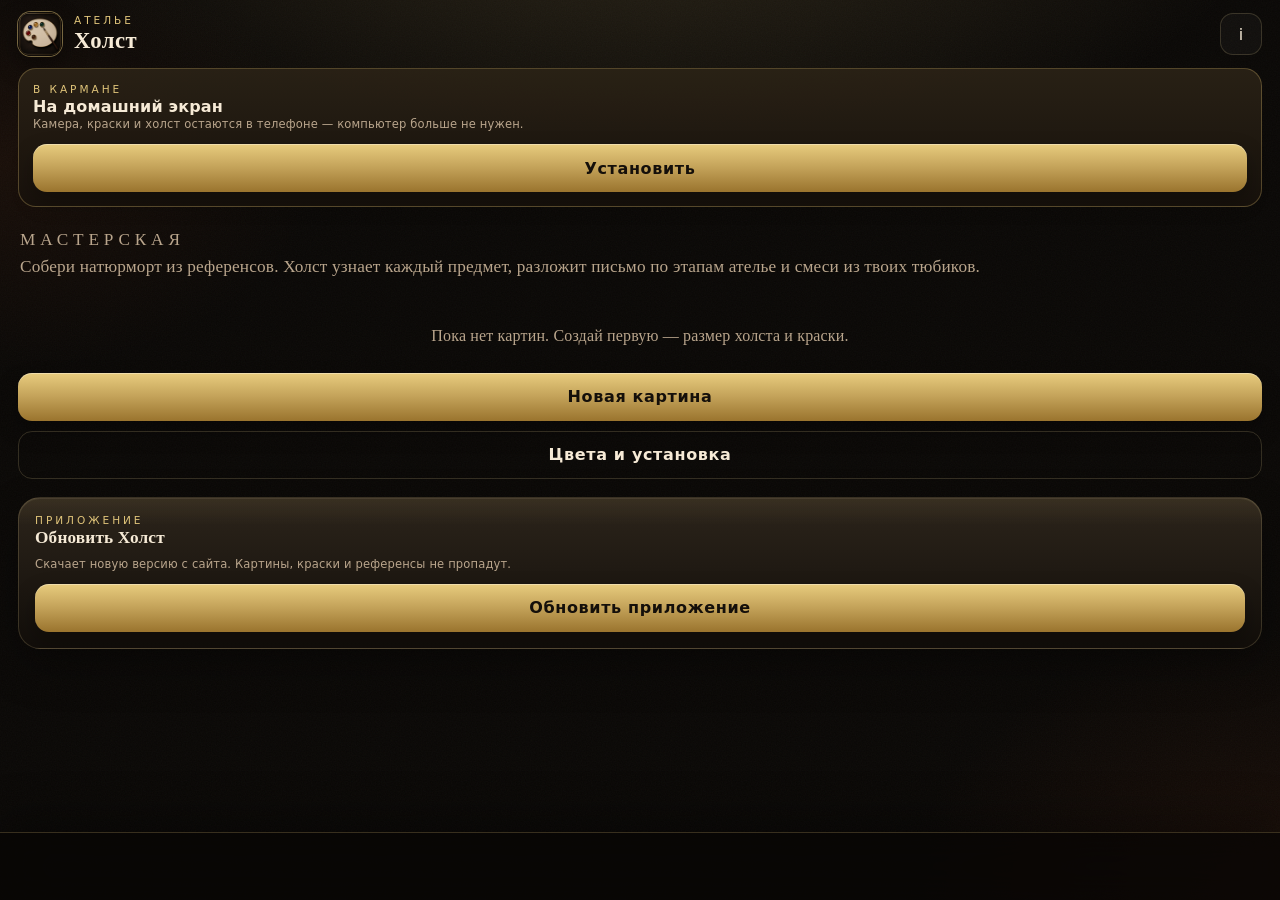
<file: index.html>
﻿<!doctype html>
<html lang="ru">
  <head>
    <meta charset="UTF-8" />
    <meta name="viewport" content="width=device-width, initial-scale=1, viewport-fit=cover, maximum-scale=1" />
    <meta name="theme-color" content="#0c0a08" />
    <meta name="apple-mobile-web-app-capable" content="yes" />
    <meta name="mobile-web-app-capable" content="yes" />
    <meta name="apple-mobile-web-app-status-bar-style" content="black-translucent" />
    <meta name="apple-mobile-web-app-title" content="РҐРѕР»СЃС‚" />
    <meta name="description" content="РџРѕРјРѕС‰РЅРёРє С…СѓРґРѕР¶РЅРёРєР°: РєСЂР°СЃРєРё, СЂРµС„РµСЂРµРЅСЃС‹, СЌС‚Р°РїС‹ Рё РєР°РјРµСЂР°-РїСЂРѕРµРєС†РёСЏ" />
    <title>РҐРѕР»СЃС‚</title>
    <link rel="manifest" href="manifest.json" />
    <link rel="icon" href="icon.svg" type="image/svg+xml" />
    <link rel="apple-touch-icon" href="icons/apple-touch.png" />
    <link rel="stylesheet" href="css/styles.css?v=21" />
  </head>
  <body>
    <div class="mm-probe" id="mm-probe" aria-hidden="true"></div>
    <div id="shell" class="shell">
      <header class="topbar" id="topbar"></header>
      <main id="app" class="content"></main>
      <nav id="nav" class="bottom-nav" hidden></nav>
    </div>
    <div id="modal" class="modal" hidden></div>
    <script src="js/db.js?v=21"></script>
    <script src="js/catalog.js?v=21"></script>
    <script src="js/color.js?v=21"></script>
    <script src="js/cutout.js?v=21"></script>
    <script src="js/compose.js?v=21"></script>
    <script src="js/analyze.js?v=21"></script>
    <script src="js/camera.js?v=21"></script>
    <script src="js/ar.js?v=21"></script>
    <script src="js/cast.js?v=21"></script>
    <script src="js/app.js?v=21"></script>
  </body>
</html>
</file>
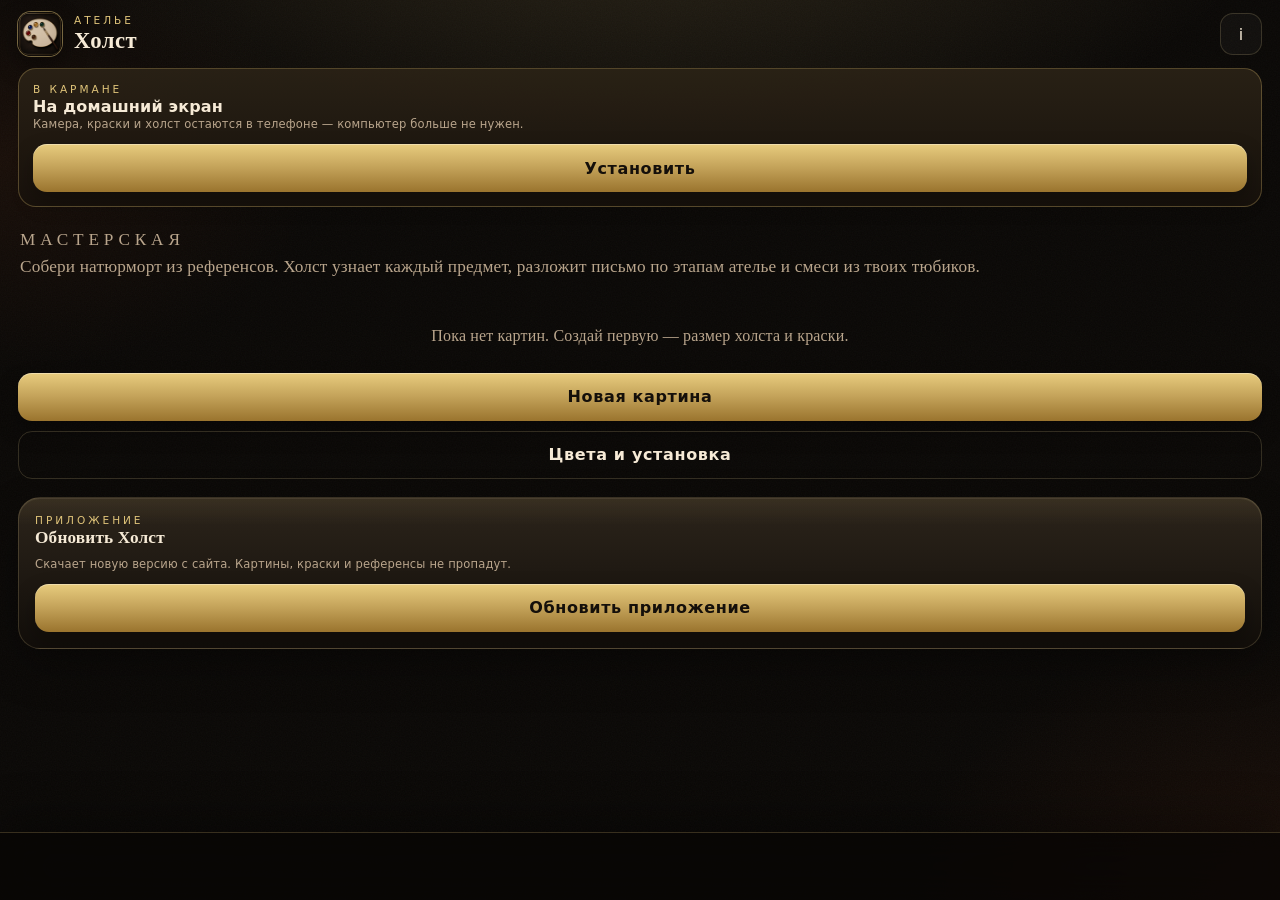
<file: reset.html>
<!doctype html>
<html lang="ru">
  <head>
    <meta charset="UTF-8" />
    <meta name="viewport" content="width=device-width, initial-scale=1, viewport-fit=cover" />
    <meta name="theme-color" content="#0c0a08" />
    <title>Холст — обновление</title>
    <style>
      body {
        margin: 0;
        min-height: 100dvh;
        display: grid;
        place-items: center;
        background: #0c0a08;
        color: #f2e6d2;
        font-family: Palatino, "Times New Roman", serif;
        text-align: center;
        padding: 32px 20px;
      }
      p { letter-spacing: 0.12em; text-transform: uppercase; font-size: 0.82rem; color: #d4b56a; }
    </style>
  </head>
  <body>
    <p>Обновляю ателье…</p>
    <script>
      (function () {
        var go = function () {
          location.replace("./index.html?v=" + Date.now());
        };
        var steps = [];
        if ("serviceWorker" in navigator) {
          steps.push(
            navigator.serviceWorker.getRegistrations().then(function (regs) {
              return Promise.all(regs.map(function (r) { return r.unregister(); }));
            })
          );
        }
        if (window.caches) {
          steps.push(
            caches.keys().then(function (keys) {
              return Promise.all(keys.map(function (k) { return caches.delete(k); }));
            })
          );
        }
        Promise.all(steps).then(go).catch(go);
      })();
    </script>
  </body>
</html>
</file>
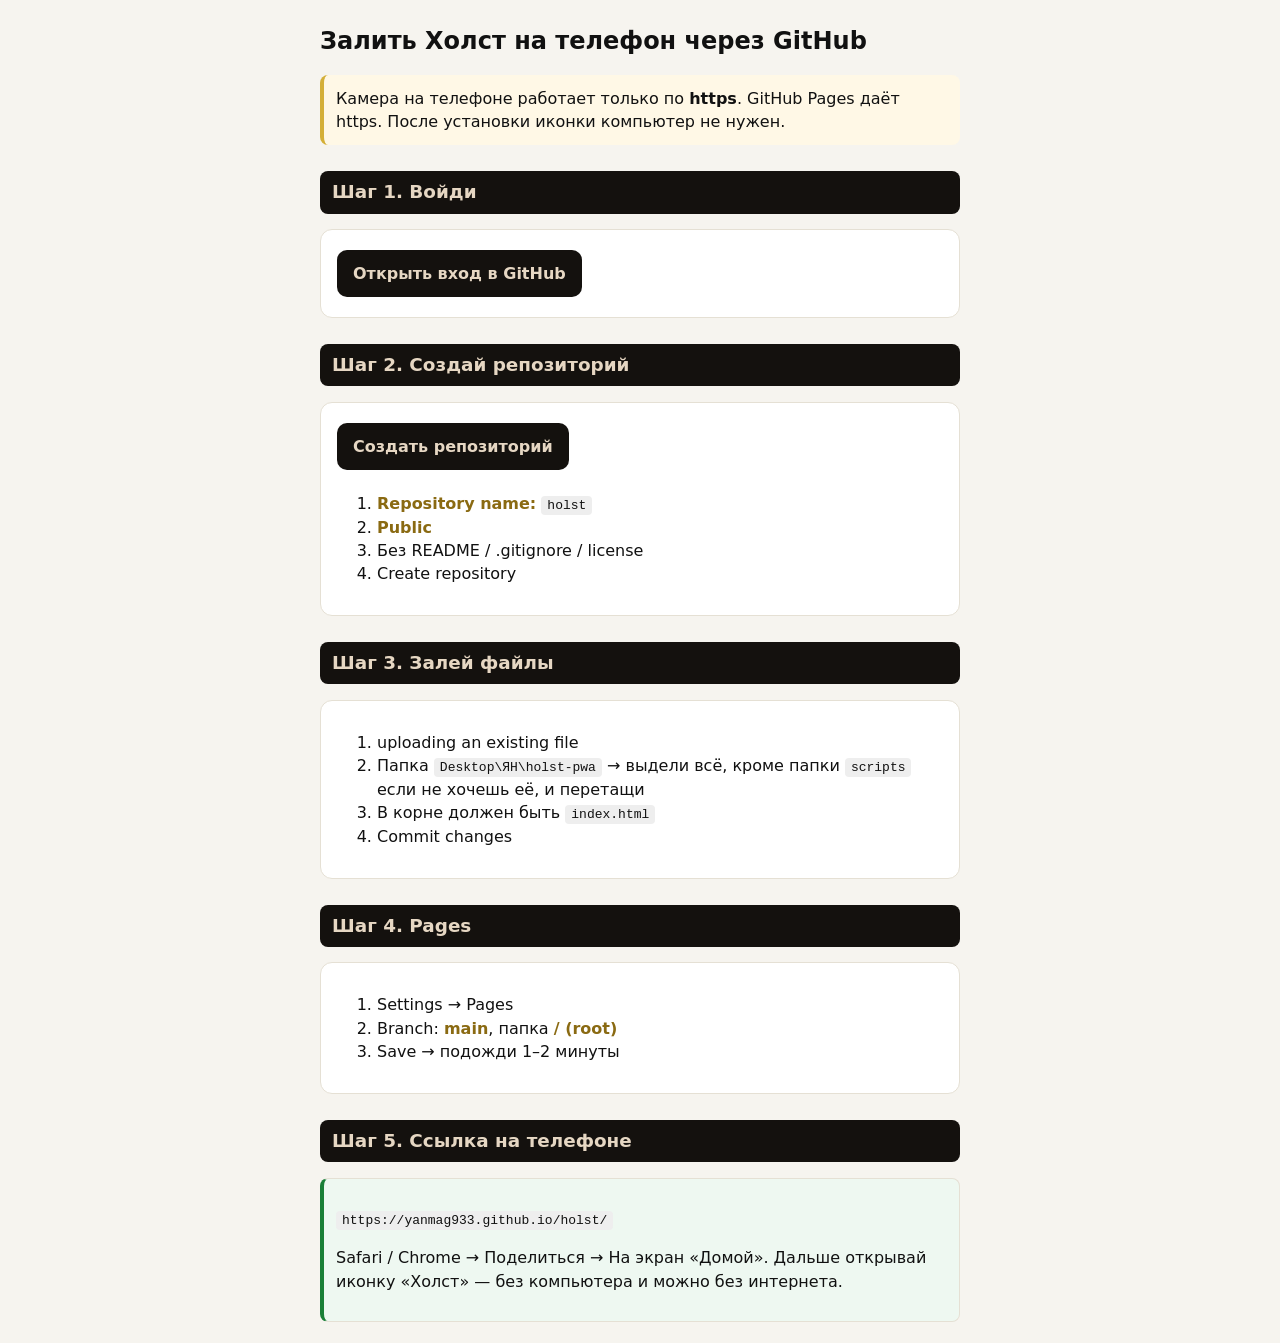
<file: ЗАЛЕЙ_НА_GITHUB.html>
<!doctype html>
<html lang="ru">
<head>
  <meta charset="UTF-8" />
  <meta name="viewport" content="width=device-width, initial-scale=1" />
  <title>Залить Холст на GitHub</title>
  <style>
    body { font-family: system-ui, sans-serif; max-width: 640px; margin: 24px auto; padding: 0 16px; line-height: 1.45; color: #111; background: #f6f4ef; }
    h1 { font-size: 1.5rem; }
    h2 { font-size: 1.15rem; margin-top: 1.6rem; background: #14110e; color: #e6d7c3; padding: 8px 12px; border-radius: 8px; }
    .step { background: #fff; border-radius: 12px; padding: 14px 16px; margin: 12px 0; border: 1px solid #e5e0d4; }
    .step b { color: #8a6a12; }
    code { background: #eee; padding: 2px 6px; border-radius: 4px; word-break: break-all; }
    .warn { background: #fff8e6; border-left: 4px solid #d4af37; padding: 12px; border-radius: 8px; }
    .ok { background: #eef8f1; border-left: 4px solid #1a7f37; padding: 12px; border-radius: 8px; }
    a.btn { display: inline-block; background: #14110e; color: #e6d7c3; text-decoration: none; padding: 12px 16px; border-radius: 10px; font-weight: 700; margin: 6px 0; }
  </style>
</head>
<body>
  <h1>Залить Холст на телефон через GitHub</h1>
  <p class="warn">Камера на телефоне работает только по <b>https</b>. GitHub Pages даёт https. После установки иконки компьютер не нужен.</p>

  <h2>Шаг 1. Войди</h2>
  <div class="step">
    <a class="btn" href="https://github.com/login" target="_blank" rel="noopener">Открыть вход в GitHub</a>
  </div>

  <h2>Шаг 2. Создай репозиторий</h2>
  <div class="step">
    <a class="btn" href="https://github.com/new" target="_blank" rel="noopener">Создать репозиторий</a>
    <ol>
      <li><b>Repository name:</b> <code>holst</code></li>
      <li><b>Public</b></li>
      <li>Без README / .gitignore / license</li>
      <li>Create repository</li>
    </ol>
  </div>

  <h2>Шаг 3. Залей файлы</h2>
  <div class="step">
    <ol>
      <li>uploading an existing file</li>
      <li>Папка <code>Desktop\ЯН\holst-pwa</code> → выдели всё, кроме папки <code>scripts</code> если не хочешь её, и перетащи</li>
      <li>В корне должен быть <code>index.html</code></li>
      <li>Commit changes</li>
    </ol>
  </div>

  <h2>Шаг 4. Pages</h2>
  <div class="step">
    <ol>
      <li>Settings → Pages</li>
      <li>Branch: <b>main</b>, папка <b>/ (root)</b></li>
      <li>Save → подожди 1–2 минуты</li>
    </ol>
  </div>

  <h2>Шаг 5. Ссылка на телефоне</h2>
  <div class="step ok">
    <p><code>https://yanmag933.github.io/holst/</code></p>
    <p>Safari / Chrome → Поделиться → На экран «Домой». Дальше открывай иконку «Холст» — без компьютера и можно без интернета.</p>
  </div>
</body>
</html>
</file>
<file: css/styles.css>
:root {
  --bg: #0a0806;
  --bg2: #14110d;
  --panel: #1d1812;
  --line: rgba(232, 208, 150, 0.18);
  --gold: #e0c47a;
  --gold-deep: #9a742e;
  --linen: #f6ead6;
  --muted: #b9a58c;
  --cadmium: #c45a28;
  --ok: #7d9a72;
  --warn: #c9893a;
  --bad: #c45c5c;
  --ink: #140f0a;
  --safe-t: env(safe-area-inset-top);
  --safe-b: env(safe-area-inset-bottom);
  --nav: 68px;
  --serif: Palatino, "Palatino Linotype", "Iowan Old Style", "Times New Roman", serif;
  --sans: -apple-system, "SF Pro Text", "Segoe UI", system-ui, sans-serif;
}

* { box-sizing: border-box; -webkit-tap-highlight-color: transparent; }
html, body { margin: 0; height: 100%; background: var(--bg); color: var(--linen); }
body {
  font-family: var(--sans);
  overflow: hidden;
  letter-spacing: 0.01em;
}
button, input, select, textarea { font: inherit; color: inherit; }
button { background: none; border: 0; padding: 0; cursor: pointer; }
img { max-width: 100%; display: block; }

.mm-probe {
  position: absolute; width: 10mm; height: 10mm; left: -999px; top: 0; pointer-events: none;
}

.shell {
  height: 100%;
  height: 100dvh;
  display: flex;
  flex-direction: column;
  background:
    radial-gradient(1100px 480px at 50% -12%, rgba(224, 196, 122, 0.16), transparent 58%),
    radial-gradient(640px 420px at 0% 18%, rgba(196, 90, 40, 0.08), transparent 50%),
    radial-gradient(720px 520px at 100% 100%, rgba(72, 32, 14, 0.28), transparent 52%),
    var(--bg);
}
.shell::before {
  content: "";
  pointer-events: none;
  position: fixed;
  inset: 0;
  opacity: 0.07;
  background-image: url("data:image/svg+xml,%3Csvg xmlns='http://www.w3.org/2000/svg' width='140' height='140'%3E%3Cfilter id='n'%3E%3CfeTurbulence type='fractalNoise' baseFrequency='.8' numOctaves='2' stitchTiles='stitch'/%3E%3C/filter%3E%3Crect width='140' height='140' filter='url(%23n)' opacity='.55'/%3E%3C/svg%3E");
  z-index: 0;
}
.shell > * { position: relative; z-index: 1; }

.topbar {
  padding: calc(12px + var(--safe-t)) 18px 12px;
  display: flex;
  align-items: center;
  justify-content: space-between;
  gap: 10px;
  min-height: 56px;
}
.topbar h1 {
  margin: 0;
  font-family: var(--serif);
  font-size: 1.42rem;
  font-weight: 600;
  letter-spacing: 0.02em;
}
.topbar .sub {
  margin: 3px 0 0;
  color: var(--muted);
  font-size: 0.72rem;
  letter-spacing: 0.12em;
  text-transform: uppercase;
}
.eyebrow {
  margin: 0 0 2px;
  color: var(--gold);
  font-size: 0.66rem;
  letter-spacing: 0.28em;
  text-transform: uppercase;
}
.brand-lockup {
  display: flex;
  align-items: center;
  gap: 12px;
  min-width: 0;
}
.brand-mark {
  width: 44px;
  height: 44px;
  border-radius: 13px;
  object-fit: cover;
  box-shadow: 0 0 0 1px rgba(224, 196, 122, 0.5), 0 10px 24px rgba(0,0,0,0.4);
}

.icon-btn {
  width: 42px; height: 42px; border-radius: 13px;
  border: 1px solid var(--line);
  display: grid; place-items: center;
  color: var(--linen);
  flex: 0 0 auto;
  background: rgba(255,255,255,0.03);
}

.content {
  flex: 1;
  overflow: auto;
  padding: 0 18px calc(22px + var(--nav) + var(--safe-b));
  -webkit-overflow-scrolling: touch;
}
.content.camera-mode,
.content.watch-mode { padding: 0; overflow: hidden; }

.zoom-bar {
  display: flex;
  gap: 6px;
  flex-wrap: wrap;
  margin: 8px 0 4px;
}
.zoom-bar .btn {
  flex: 1;
  min-width: 0;
  padding: 0 8px;
  font-size: 0.78rem;
}
.zoom-bar .btn.on {
  border-color: var(--gold);
  color: var(--gold);
  background: rgba(212,181,106,0.12);
}

.cast-qr {
  width: 180px;
  height: 180px;
  margin: 0 auto;
  border-radius: 14px;
  background: #f2e6d2;
}
.watch-code {
  font-family: var(--serif);
  font-size: 1.8rem;
  letter-spacing: 0.22em;
  text-align: center;
  color: var(--linen);
}
.watch-root {
  min-height: calc(100dvh - 80px);
  display: grid;
  place-items: center;
  padding: 12px 16px calc(24px + var(--safe-b));
  gap: 12px;
}
.watch-root img {
  width: min(96vw, 96dvh);
  height: auto;
  max-height: 78dvh;
  object-fit: contain;
  background: #1a1510;
  border-radius: 8px;
  opacity: 0.35;
}
.watch-root img.on { opacity: 1; }


.bottom-nav {
  position: fixed;
  left: 0; right: 0; bottom: 0;
  height: calc(var(--nav) + var(--safe-b));
  padding: 6px 8px var(--safe-b);
  display: grid;
  grid-template-columns: repeat(4, 1fr);
  background: rgba(8, 6, 4, 0.78);
  backdrop-filter: blur(22px) saturate(1.2);
  border-top: 1px solid rgba(224, 196, 122, 0.22);
  box-shadow: 0 -18px 40px rgba(0,0,0,0.28);
  z-index: 20;
}
.bottom-nav button {
  display: flex; flex-direction: column; align-items: center; justify-content: center;
  gap: 4px; font-size: 0.64rem; color: var(--muted);
  letter-spacing: 0.08em; text-transform: uppercase;
}
.bottom-nav button.active { color: var(--gold); }
.bottom-nav svg { width: 22px; height: 22px; stroke: currentColor; fill: none; stroke-width: 1.6; }

.hero { padding: 4px 2px 18px; }
.hero p {
  color: var(--muted);
  line-height: 1.55;
  margin: 0;
  font-size: 0.98rem;
  font-family: var(--serif);
}

.card {
  background:
    linear-gradient(180deg, rgba(224, 196, 122, 0.07), transparent 18%),
    linear-gradient(180deg, rgba(46, 38, 28, 0.96), rgba(18, 14, 10, 0.98));
  border: 1px solid var(--line);
  border-radius: 22px;
  padding: 16px;
  margin-bottom: 12px;
  box-shadow: 0 18px 44px rgba(0,0,0,0.28), inset 0 1px 0 rgba(255,236,200,0.08);
}
.card h3 {
  margin: 0 0 8px;
  font-family: var(--serif);
  font-size: 1.08rem;
  font-weight: 600;
}
.muted { color: var(--muted); font-size: 0.86rem; line-height: 1.45; }

.btn {
  display: inline-flex; align-items: center; justify-content: center;
  min-height: 48px; padding: 0 18px; border-radius: 14px;
  background: linear-gradient(180deg, #e8cc7e, #c4a35a 48%, #9a742e);
  color: var(--ink);
  font-weight: 650;
  letter-spacing: 0.04em;
  width: 100%;
  box-shadow: inset 0 1px 0 rgba(255,255,255,0.35), 0 10px 22px rgba(0,0,0,0.28);
}
.btn.gold { background: linear-gradient(180deg, #e8cc7e, #c4a35a 48%, #9a742e); color: var(--ink); }
.btn.ghost {
  background: transparent;
  color: var(--linen);
  border: 1px solid var(--line);
  box-shadow: none;
}
.btn.secondary {
  background: #2a241c;
  color: var(--linen);
  box-shadow: none;
  border: 1px solid var(--line);
}
.btn.danger {
  background: transparent;
  color: var(--bad);
  border: 1px solid rgba(196,92,92,0.35);
  box-shadow: none;
}
.btn.row { width: auto; }
.btn[disabled] { opacity: 0.45; }

.row { display: flex; gap: 8px; align-items: center; }
.row.wrap { flex-wrap: wrap; }
.grow { flex: 1; }
.stack { display: grid; gap: 10px; }

.field { display: grid; gap: 6px; font-size: 0.72rem; color: var(--muted); letter-spacing: 0.08em; text-transform: uppercase; }
.field input, .field select, .field textarea {
  width: 100%; min-height: 46px; border-radius: 14px;
  border: 1px solid var(--line); background: rgba(8,6,4,0.55); color: var(--linen);
  padding: 10px 12px;
  letter-spacing: 0;
  text-transform: none;
  font-size: 1rem;
}

.chips { display: flex; gap: 8px; overflow-x: auto; padding-bottom: 4px; }
.chip {
  flex: 0 0 auto; padding: 9px 14px; border-radius: 999px;
  border: 1px solid var(--line); color: var(--linen); font-size: 0.82rem;
  background: rgba(255,255,255,0.03);
}
.chip.on {
  background: linear-gradient(180deg, #f3e6cc, #e0cda8);
  color: var(--ink);
  border-color: transparent;
}

.project-card {
  display: grid; grid-template-columns: 72px 1fr auto; gap: 12px; align-items: center;
  text-align: left; width: 100%;
}
.project-card strong { font-family: var(--serif); font-size: 1.05rem; }
.thumb {
  width: 72px; height: 72px; border-radius: 14px; background: #cbb79a;
  overflow: hidden; border: 1px solid var(--line);
}
.thumb img { width: 100%; height: 100%; object-fit: cover; }

.swatch {
  width: 36px; height: 36px; border-radius: 11px;
  border: 1px solid rgba(255,255,255,0.18); flex: 0 0 auto;
  box-shadow: inset 0 0 0 1px rgba(0,0,0,0.2);
}
.search-hit {
  display: flex; gap: 10px; align-items: center;
  width: 100%; text-align: left; padding: 9px; border-radius: 14px;
}
.search-hit:active { background: #2c2620; }
.paint-row {
  display: grid; grid-template-columns: 44px 1fr auto; gap: 10px; align-items: center;
  width: 100%; text-align: left;
}
.paint-row strong { font-family: var(--serif); }

.easel-wrap {
  height: min(58dvh, 520px);
  display: grid; place-items: center;
  background: #070504;
  border-radius: 20px;
  border: 1px solid rgba(224,196,122,0.28);
  overflow: hidden;
  box-shadow:
    inset 0 0 0 1px rgba(224,181,106,0.08),
    0 22px 50px rgba(0,0,0,0.4);
  margin-bottom: 4px;
}
.easel-wrap canvas {
  display: block; max-width: 100%; max-height: 100%;
  touch-action: none;
  user-select: none;
  -webkit-user-select: none;
  -webkit-touch-callout: none;
}

.film { display: flex; gap: 8px; overflow-x: auto; padding: 4px 0 8px; }
.film-item { position: relative; flex: 0 0 auto; width: 84px; text-align: center; color: var(--muted); font-size: 0.7rem; }
.film-item .film-open {
  display: block;
  width: 84px;
  text-align: center;
  color: var(--muted);
  font-size: 0.7rem;
}
.film-item .film-open img { width: 84px; height: 84px; object-fit: cover; border-radius: 14px; }
.film-item .film-x {
  position: absolute;
  top: -4px;
  right: -4px;
  width: 22px;
  height: 22px;
  border-radius: 50%;
  background: #2a1814;
  color: var(--linen);
  border: 1px solid rgba(196,92,92,0.55);
  font-size: 14px;
  line-height: 1;
  z-index: 2;
}
.cut-preview {
  margin: 8px 0;
  border-radius: 16px;
  overflow: hidden;
  min-height: 120px;
  display: grid;
  place-items: center;
  padding: 12px;
}
.cut-preview img { max-width: 100%; max-height: 220px; }
.film-item img, .film-item .ph {
  width: 84px; height: 84px; object-fit: cover; border-radius: 14px;
  border: 1px solid var(--line); background:
    linear-gradient(45deg, #888 25%, transparent 25%) -6px 0 / 12px 12px,
    linear-gradient(-45deg, #888 25%, transparent 25%) -6px 0 / 12px 12px,
    #ddd;
}
.film-item .ph {
  display: grid; place-items: center; color: var(--ink); font-size: 1.4rem; background: var(--linen);
}

.cutout-stage {
  position: sticky;
  top: 0;
  z-index: 4;
  background: #0a0806;
  border-radius: 18px;
  overflow: hidden;
  min-height: 52dvh;
  border: 1px solid var(--line);
}
.cutout-stage canvas, .cutout-stage img.base {
  position: absolute;
  object-fit: fill;
}
.cutout-stage canvas.base { z-index: 1; }
.cutout-stage canvas.draw { z-index: 2; touch-action: none; }

.tools { display: flex; gap: 8px; align-items: center; margin: 10px 0; }
.tools input[type="range"] { flex: 1; }
.btn.ghost.on {
  background: rgba(212, 181, 106, 0.22);
  border-color: var(--gold);
  color: var(--gold);
}
.mark-pm {
  min-width: 46px;
  font-size: 1.45rem;
  font-weight: 650;
  line-height: 1;
}
#op-val { text-transform: none; letter-spacing: 0; color: var(--linen); }

.verdict { padding: 14px 16px; border-radius: 16px; margin-bottom: 12px; border: 1px solid var(--line); }
.verdict.ok { background: rgba(122,154,114,0.16); }
.verdict.approx { background: rgba(201,137,58,0.16); }
.verdict.hard { background: rgba(196,92,92,0.16); }
.verdict strong { font-family: var(--serif); }

.mix-visual { display: flex; align-items: flex-end; gap: 10px; flex-wrap: wrap; margin: 8px 0; }
.blob {
  display: grid; place-items: end center; text-align: center; font-size: 0.68rem; color: var(--muted);
}
.blob i {
  display: block; border-radius: 50%;
  border: 1px solid rgba(255,255,255,0.25);
  margin: 0 auto 4px;
}

.stroke-preview {
  width: var(--stroke);
  height: var(--stroke);
  border-radius: 50%;
  border: 2px solid #fff;
  box-shadow: 0 8px 24px rgba(0,0,0,0.4);
  margin: 8px auto;
}

.cell-grid { display: grid; gap: 4px; margin: 8px 0; }
.cell-grid button {
  min-height: 36px; border-radius: 10px; background: #2a241f;
  font-size: 0.72rem; color: var(--muted);
}
.cell-grid button.on { background: var(--gold); color: var(--ink); }

.cam-root { position: relative; height: 100%; background: #000; }
.cam-root video {
  position: absolute; inset: 0; width: 100%; height: 100%; object-fit: cover;
}
.cam-frame {
  position: absolute;
  box-shadow: 0 0 0 999px rgba(0,0,0,0.35);
  border-radius: 4px;
  overflow: hidden;
}
.cam-frame canvas { width: 100%; height: 100%; display: block; }
.cam-full-ov {
  position: absolute;
  left: 0; top: 0;
  z-index: 3;
  touch-action: none;
  pointer-events: auto;
}
.cam-xr-ov {
  width: 100% !important;
  height: 100% !important;
  inset: 0;
}
.cam-chip {
  background: rgba(0,0,0,.45);
  padding: 4px 8px;
  border-radius: 8px;
}
.cam-top {
  position: absolute; left: 0; right: 0; top: 0;
  padding: calc(8px + var(--safe-t)) 12px 8px;
  display: flex; justify-content: space-between; align-items: center;
  z-index: 6;
  pointer-events: none;
}
.cam-scrim {
  position: absolute;
  inset: 0;
  z-index: 7;
  border: 0;
  padding: 0;
  background: rgba(4,2,0,0.38);
}
.cam-sheet-wrap {
  position: absolute;
  left: 0; right: 0; bottom: 0;
  z-index: 8;
  pointer-events: none;
}
.cam-sheet {
  pointer-events: auto;
  background: rgba(12, 9, 6, 0.94);
  backdrop-filter: blur(20px) saturate(1.15);
  border-radius: 22px 22px 0 0;
  border-top: 1px solid rgba(224,196,122,0.28);
  padding-bottom: calc(var(--nav) + var(--safe-b));
  box-shadow: 0 -18px 40px rgba(0,0,0,0.35);
}
.cam-sheet-handle {
  padding: 8px 14px 10px;
  color: var(--linen);
}
.cam-sheet-toggle {
  display: block;
  width: 100%;
  text-align: left;
  color: inherit;
}
.cam-sheet-toggle .grab {
  margin: 0 auto 8px;
  background: rgba(224,196,122,0.45);
}
.cam-sheet-head {
  display: flex;
  align-items: center;
  gap: 10px;
  min-height: 28px;
}
.cam-sheet-head .swatch { width: 22px; height: 22px; border-radius: 7px; }
.cam-sheet-title {
  flex: 1;
  min-width: 0;
  font-family: var(--serif);
  font-size: 0.95rem;
  white-space: nowrap;
  overflow: hidden;
  text-overflow: ellipsis;
}
.cam-sheet-chevron {
  color: var(--gold);
  font-size: 0.85rem;
  transition: transform .22s ease;
}
.cam-sheet-wrap.open .cam-sheet-chevron { transform: rotate(180deg); }
.cam-step-nav {
  display: grid;
  grid-template-columns: 1fr auto 1fr;
  gap: 8px;
  align-items: center;
  margin-top: 8px;
}
.cam-step-nav .btn {
  min-height: 42px;
  padding: 0 12px;
  width: 100%;
}
.cam-step-nav .tiny {
  text-align: center;
  letter-spacing: 0.08em;
  text-transform: uppercase;
  color: var(--gold);
}
.cam-sheet-body {
  max-height: 0;
  overflow: hidden;
  opacity: 0;
  padding: 0 14px;
  display: grid;
  gap: 8px;
  transition: max-height .28s ease, opacity .2s ease, padding .2s ease;
}
.cam-sheet-wrap.open .cam-sheet-body {
  max-height: 52dvh;
  overflow: auto;
  opacity: 1;
  padding: 4px 14px 12px;
}
.cam-sheet-body .field {
  grid-template-columns: auto 1fr;
  align-items: center;
  gap: 10px;
}
.cam-sheet-body .field input,
.cam-sheet-body .field select {
  min-height: 34px;
  padding: 4px 8px;
}
.cam-sheet-body .zoom-bar { margin: 0; }

.modal {
  position: fixed; inset: 0; z-index: 40;
  background: rgba(8,6,5,0.72);
  display: flex; align-items: flex-end; justify-content: center;
}
.modal[hidden] { display: none; }
.sheet {
  width: 100%; max-height: 88dvh; overflow: auto;
  background:
    linear-gradient(180deg, rgba(224,196,122,0.08), transparent 70px),
    var(--bg2);
  border-radius: 24px 24px 0 0;
  padding: 16px 16px calc(20px + var(--safe-b));
  border-top: 1px solid rgba(224,196,122,0.22);
}
.grab { width: 42px; height: 4px; border-radius: 4px; background: #4a433b; margin: 0 auto 12px; }
.sheet h3 {
  margin: 0 0 6px;
  font-family: var(--serif);
  font-size: 1.22rem;
  font-weight: 600;
}
.sheet .tiny { margin: 0 0 14px; }
.sheet .stack { margin-top: 4px; }

.hint {
  font-size: 0.84rem; color: var(--muted); line-height: 1.5;
  padding: 12px 14px; border-radius: 16px;
  background: rgba(212,181,106,0.08);
  border: 1px solid var(--line);
  margin: 8px 0 14px;
}

.hsl { display: grid; gap: 8px; }
.hsl label { font-size: 0.72rem; color: var(--muted); display: grid; gap: 4px; letter-spacing: 0.08em; text-transform: uppercase; }
input[type="range"] { width: 100%; accent-color: var(--gold); }

.empty { text-align: center; color: var(--muted); padding: 28px 10px; font-family: var(--serif); }
.tiny { font-size: 0.72rem; color: var(--muted); line-height: 1.4; }

.install-banner {
  display: flex; flex-direction: column; gap: 12px; align-items: stretch;
  background: linear-gradient(180deg, rgba(42, 34, 22, 0.95), rgba(24, 18, 12, 0.95));
  border: 1px solid rgba(212,181,106,0.32);
  border-radius: 18px; padding: 14px; margin-bottom: 16px;
}
.install-banner .btn { width: 100%; }

.photo-pick { position: relative; min-height: 220px; border-radius: 16px; overflow: hidden; background: #0a0806; }

.check {
  background:
    linear-gradient(45deg, #bbb 25%, transparent 25%) 0 0 / 16px 16px,
    linear-gradient(-45deg, #bbb 25%, transparent 25%) 0 0 / 16px 16px,
    #eee;
}

.update-card .tiny { margin: 0 0 12px; }

.layout-item.on img,
.layout-item.on .ph {
  box-shadow: 0 0 0 2px var(--gold);
}
.layout-item.on span { color: var(--gold); }

.kind-pill {
  display: inline-flex;
  align-items: center;
  min-height: 22px;
  padding: 0 9px;
  border-radius: 999px;
  border: 1px solid rgba(224,196,122,0.28);
  color: var(--gold);
  font-size: 0.62rem;
  letter-spacing: 0.16em;
  text-transform: uppercase;
}

.atelier {
  margin: 12px 0 0;
  padding: 0 0 0 18px;
  color: var(--linen);
  font-family: var(--serif);
  font-size: 0.98rem;
  line-height: 1.55;
}
.atelier li { margin: 2px 0; }

.mix-steps {
  margin: 8px 0 0;
  padding: 0 0 0 18px;
  color: var(--linen);
  font-size: 0.86rem;
  line-height: 1.5;
}
.mix-steps li { margin: 4px 0; }

.object-row {
  display: grid;
  grid-template-columns: 14px 1fr auto;
  gap: 10px;
  align-items: center;
  width: 100%;
  text-align: left;
  padding: 10px 0;
  border-bottom: 1px solid var(--line);
}
.object-row:last-of-type { border-bottom: 0; padding-bottom: 0; }
.depth-dot {
  width: 8px; height: 8px; border-radius: 50%;
  background: var(--gold);
  box-shadow: 0 0 0 4px rgba(224,196,122,0.12);
}

.shade-block {
  margin-top: 14px;
  padding-top: 12px;
  border-top: 1px solid var(--line);
}

.toast {
  position: fixed;
  left: 50%;
  bottom: calc(var(--nav) + var(--safe-b) + 16px);
  transform: translateX(-50%) translateY(12px);
  z-index: 60;
  padding: 10px 16px;
  border-radius: 999px;
  background: rgba(18,14,10,0.92);
  border: 1px solid rgba(224,196,122,0.35);
  color: var(--linen);
  font-size: 0.82rem;
  letter-spacing: 0.04em;
  opacity: 0;
  pointer-events: none;
  transition: opacity .2s ease, transform .2s ease;
  box-shadow: 0 12px 30px rgba(0,0,0,0.4);
}
.toast.show {
  opacity: 1;
  transform: translateX(-50%) translateY(0);
}

.hero p { font-size: 1.08rem; }
.verdict .eyebrow { margin-bottom: 6px; }
</file>
